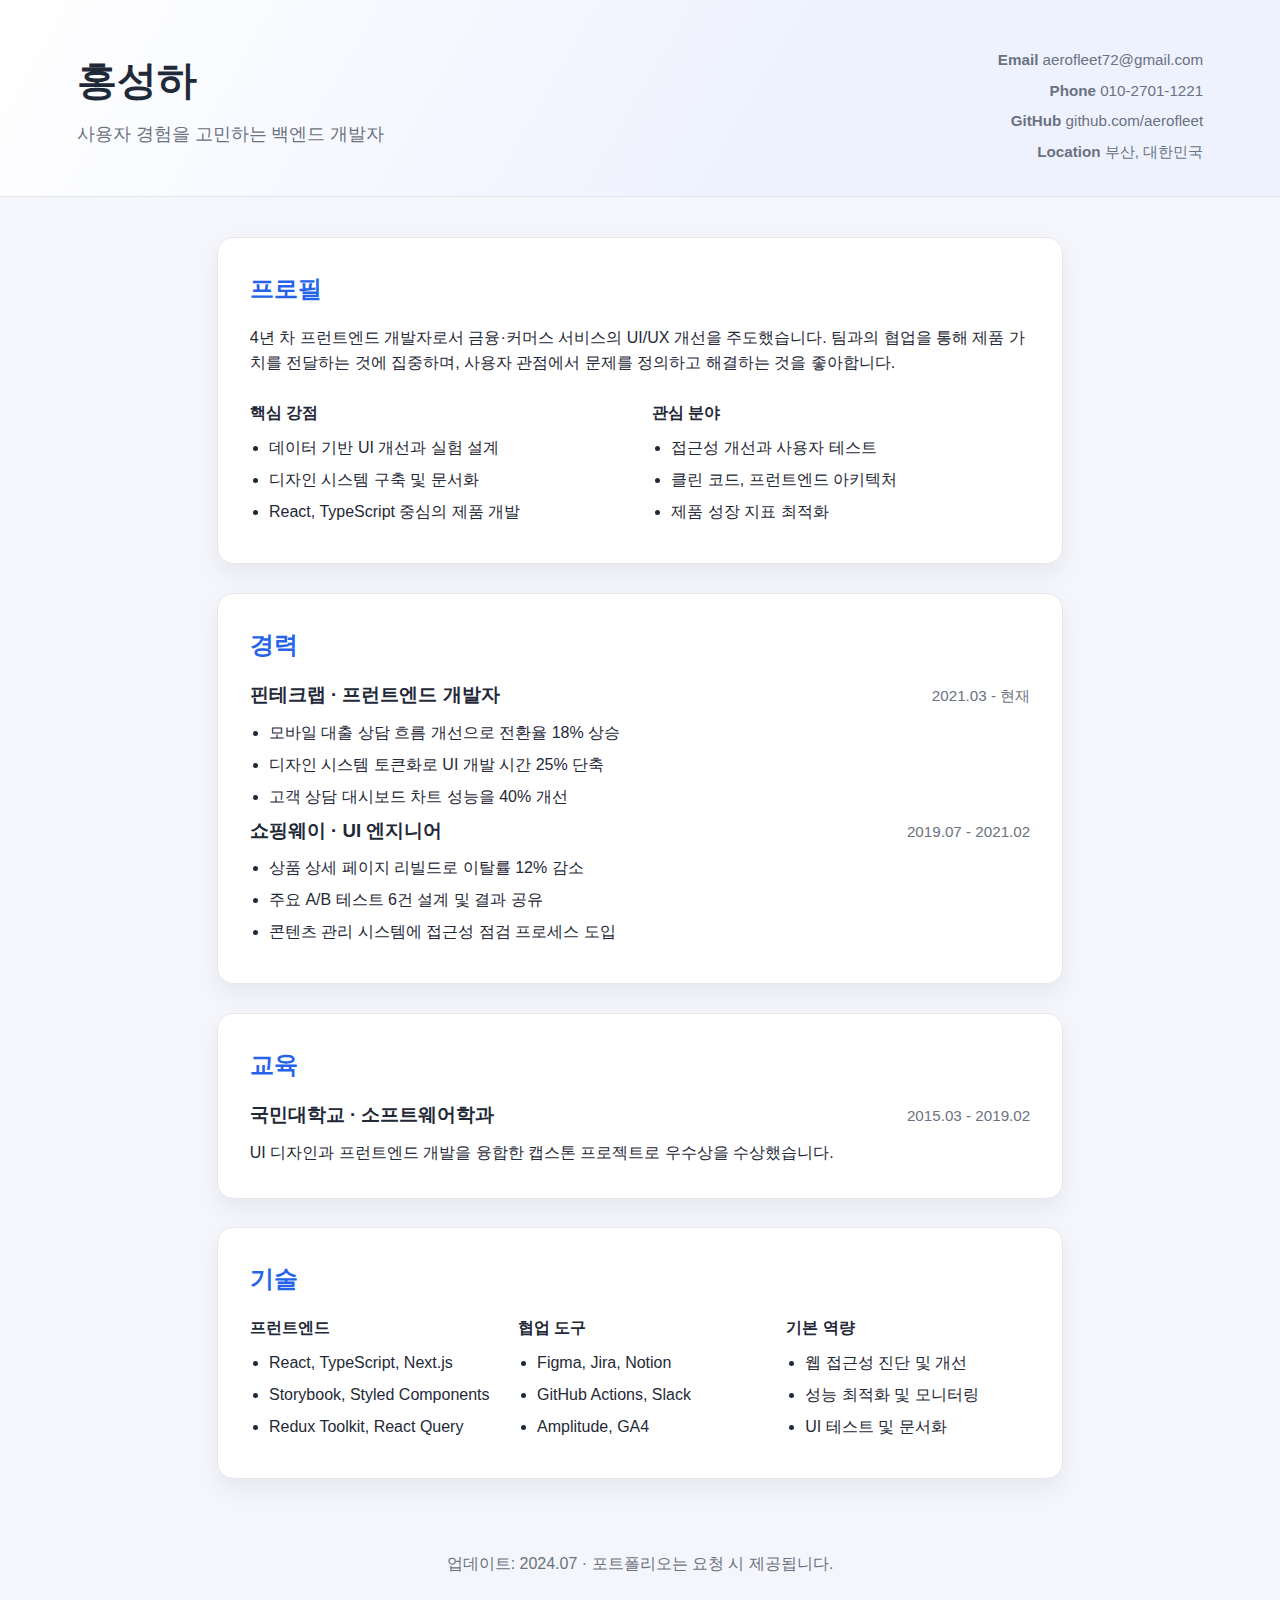
<file: index.html>
<!DOCTYPE html>
<html lang="ko">
<head>
  <meta charset="UTF-8" />
  <meta name="viewport" content="width=device-width, initial-scale=1.0" />
  <title>이력서 - 홍성하</title>
  <link rel="stylesheet" href="style.css" />
</head>
<body>
  <header class="page-header">
    <div class="header-text">
      <h1>홍성하</h1>
      <p class="subtitle">사용자 경험을 고민하는 백엔드 개발자</p>
    </div>
    <div class="contact">
      <p><strong>Email</strong> aerofleet72@gmail.com</p>
      <p><strong>Phone</strong> 010-2701-1221</p>
      <p><strong>GitHub</strong> github.com/aerofleet</p>
      <p><strong>Location</strong> 부산, 대한민국</p>
    </div>
  </header>

  <main class="content">
    <section class="card profile">
      <h2>프로필</h2>
      <p>
        4년 차 프런트엔드 개발자로서 금융·커머스 서비스의 UI/UX 개선을 주도했습니다.
        팀과의 협업을 통해 제품 가치를 전달하는 것에 집중하며, 사용자 관점에서 문제를 정의하고
        해결하는 것을 좋아합니다.
      </p>
      <div class="highlights">
        <div>
          <span class="label">핵심 강점</span>
          <ul>
            <li>데이터 기반 UI 개선과 실험 설계</li>
            <li>디자인 시스템 구축 및 문서화</li>
            <li>React, TypeScript 중심의 제품 개발</li>
          </ul>
        </div>
        <div>
          <span class="label">관심 분야</span>
          <ul>
            <li>접근성 개선과 사용자 테스트</li>
            <li>클린 코드, 프런트엔드 아키텍처</li>
            <li>제품 성장 지표 최적화</li>
          </ul>
        </div>
      </div>
    </section>

    <section class="card experience">
      <h2>경력</h2>
      <article>
        <div class="role">
          <h3>핀테크랩 · 프런트엔드 개발자</h3>
          <span>2021.03 - 현재</span>
        </div>
        <ul>
          <li>모바일 대출 상담 흐름 개선으로 전환율 18% 상승</li>
          <li>디자인 시스템 토큰화로 UI 개발 시간 25% 단축</li>
          <li>고객 상담 대시보드 차트 성능을 40% 개선</li>
        </ul>
      </article>
      <article>
        <div class="role">
          <h3>쇼핑웨이 · UI 엔지니어</h3>
          <span>2019.07 - 2021.02</span>
        </div>
        <ul>
          <li>상품 상세 페이지 리빌드로 이탈률 12% 감소</li>
          <li>주요 A/B 테스트 6건 설계 및 결과 공유</li>
          <li>콘텐츠 관리 시스템에 접근성 점검 프로세스 도입</li>
        </ul>
      </article>
    </section>

    <section class="card education">
      <h2>교육</h2>
      <div class="role">
        <h3>국민대학교 · 소프트웨어학과</h3>
        <span>2015.03 - 2019.02</span>
      </div>
      <p>UI 디자인과 프런트엔드 개발을 융합한 캡스톤 프로젝트로 우수상을 수상했습니다.</p>
    </section>

    <section class="card skills">
      <h2>기술</h2>
      <div class="skill-grid">
        <div>
          <h4>프런트엔드</h4>
          <ul>
            <li>React, TypeScript, Next.js</li>
            <li>Storybook, Styled Components</li>
            <li>Redux Toolkit, React Query</li>
          </ul>
        </div>
        <div>
          <h4>협업 도구</h4>
          <ul>
            <li>Figma, Jira, Notion</li>
            <li>GitHub Actions, Slack</li>
            <li>Amplitude, GA4</li>
          </ul>
        </div>
        <div>
          <h4>기본 역량</h4>
          <ul>
            <li>웹 접근성 진단 및 개선</li>
            <li>성능 최적화 및 모니터링</li>
            <li>UI 테스트 및 문서화</li>
          </ul>
        </div>
      </div>
    </section>
  </main>

  <footer class="page-footer">
    <p>업데이트: 2024.07 · 포트폴리오는 요청 시 제공됩니다.</p>
  </footer>
</body>
</html>
</file>
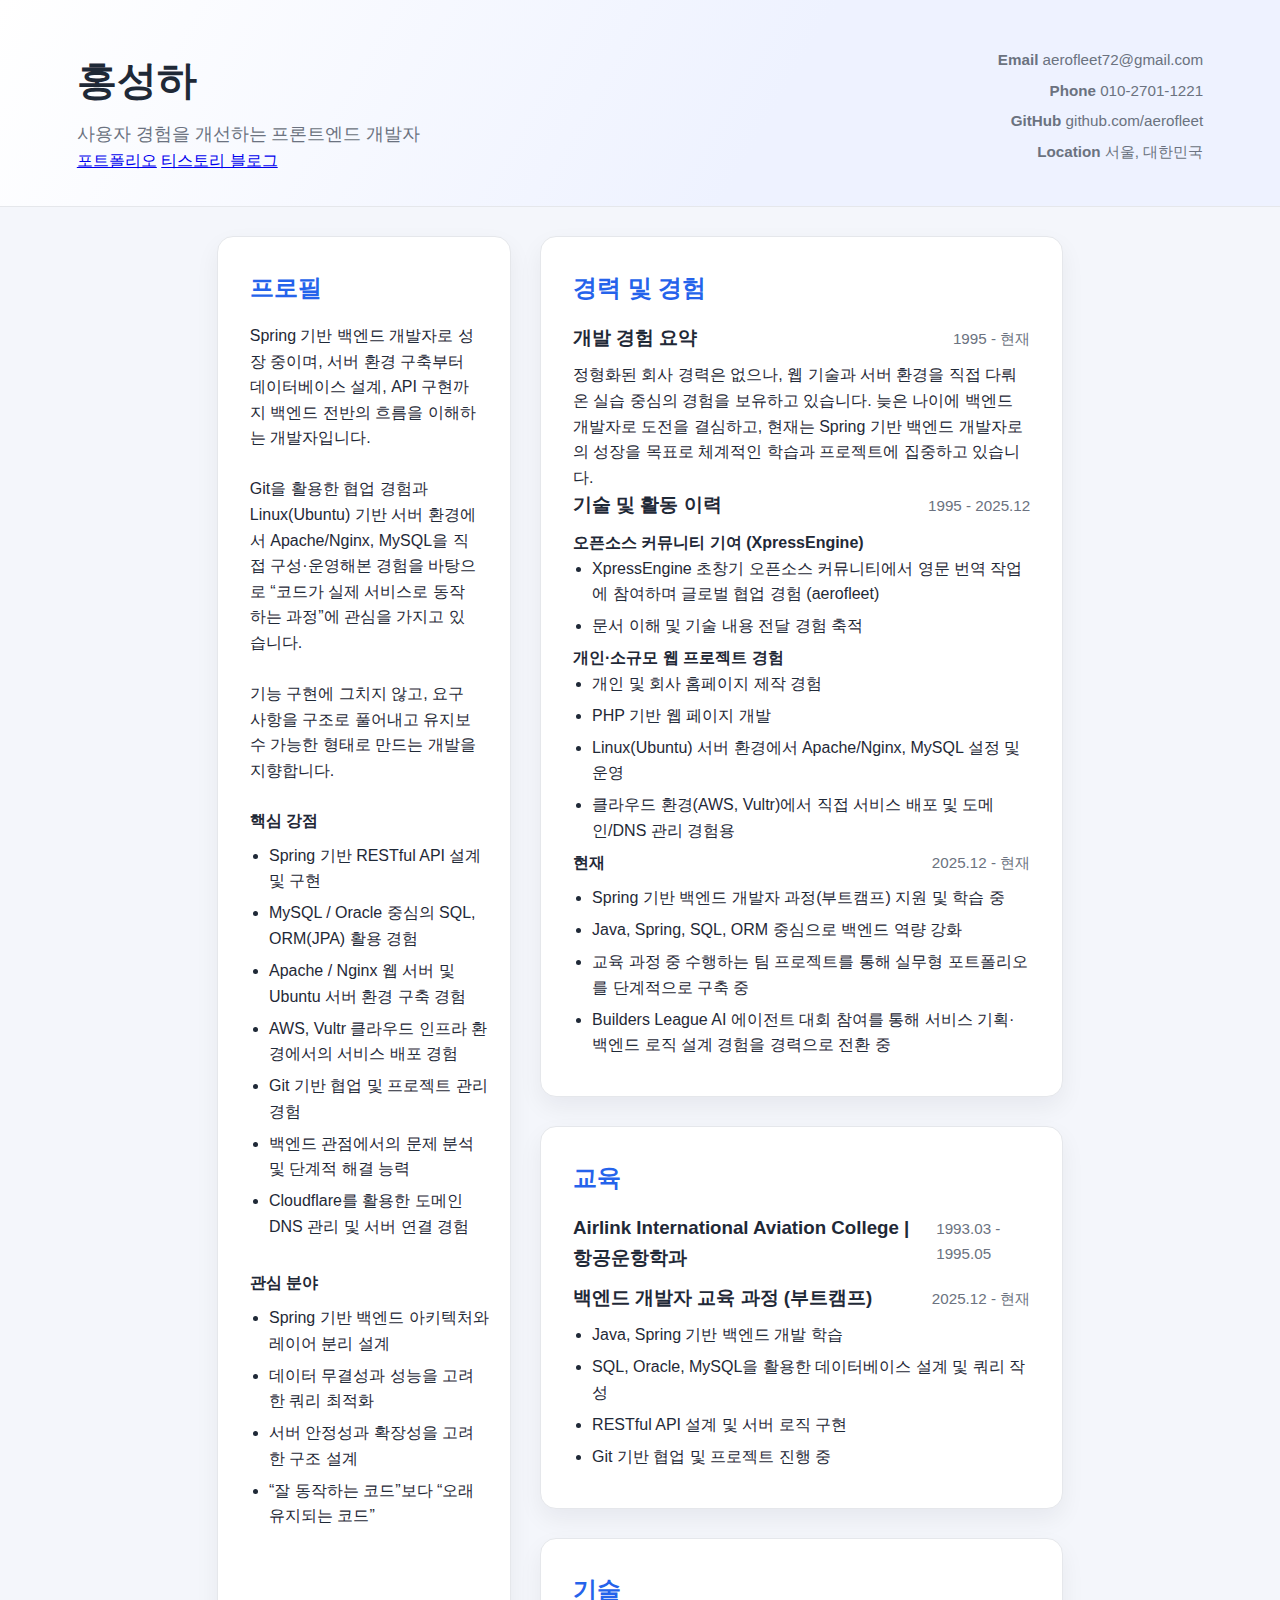
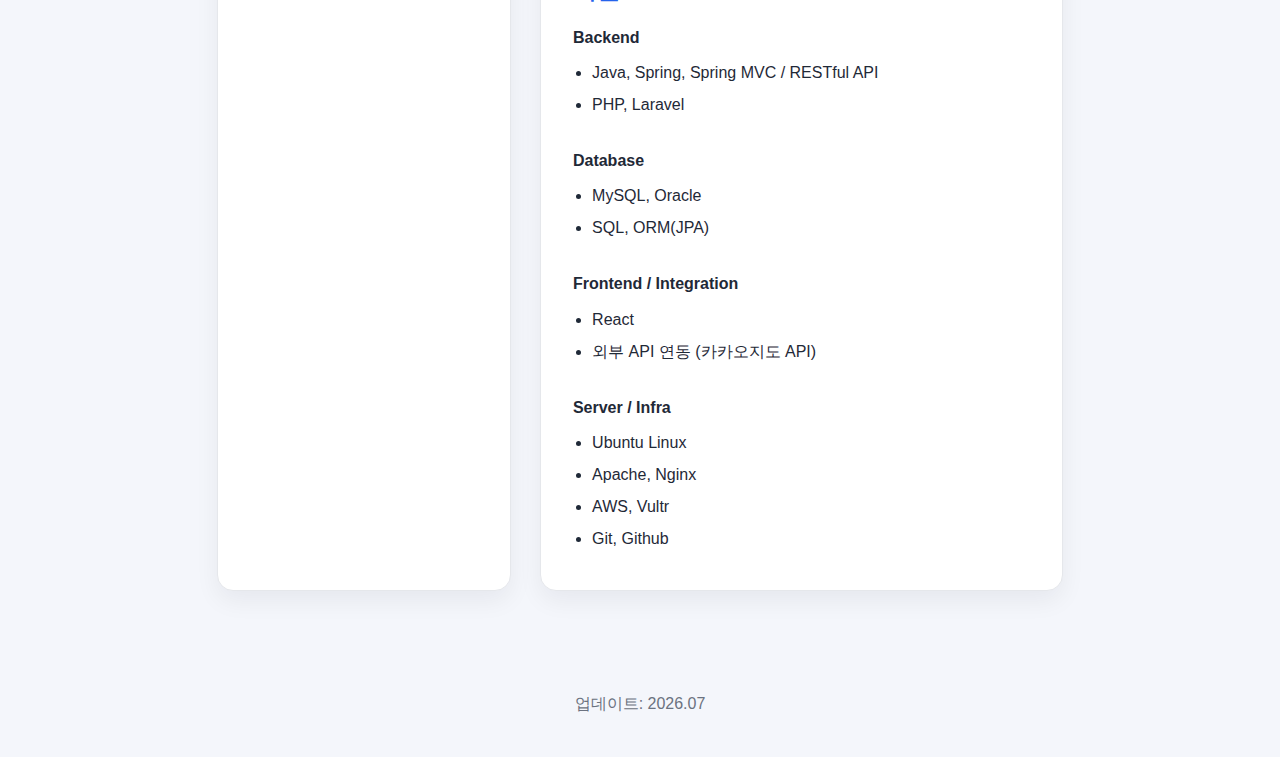
<file: css_grid/index.html>
<!DOCTYPE html>
<html lang="ko">
<head>
  <meta charset="UTF-8" />
  <meta name="viewport" content="width=device-width, initial-scale=1.0" />
  <title>홍성하 - 백엔드 포트폴리오</title>
  <link rel="stylesheet" href="style.css" />
</head>
<body>
  <header class="page-header">
    <div class="header-text">
      <h1>홍성하</h1>
      <p class="subtitle">사용자 경험을 개선하는 프론트엔드 개발자</p>
      <nav class="main-nav" aria-label="주요 링크">
        <a href="https://aerofleet.github.io" target="_blank" rel="noopener">포트폴리오</a>
        <a href="https://itsdev.tistory.com/" target="_blank" rel="noopener">티스토리 블로그</a>
      </nav>
    </div>
    <div class="contact">
      <p><strong>Email</strong> aerofleet72@gmail.com</p>
      <p><strong>Phone</strong> 010-2701-1221</p>
      <p><strong>GitHub</strong> github.com/aerofleet</p>
      <p><strong>Location</strong> 서울, 대한민국</p>
    </div>
  </header>

  <main class="content">
    <section class="card profile">
      <h2>프로필</h2>
      <p>
        Spring 기반 백엔드 개발자로 성장 중이며,
        서버 환경 구축부터 데이터베이스 설계, API 구현까지 백엔드 전반의 흐름을 이해하는 개발자입니다.
        <br /><br />
        Git을 활용한 협업 경험과 Linux(Ubuntu) 기반 서버 환경에서
        Apache/Nginx, MySQL을 직접 구성·운영해본 경험을 바탕으로
        “코드가 실제 서비스로 동작하는 과정”에 관심을 가지고 있습니다.
        <br /><br />
        기능 구현에 그치지 않고,
        요구사항을 구조로 풀어내고 유지보수 가능한 형태로 만드는 개발을 지향합니다.
      </p>
      <div class="highlights">
        <div>
          <span class="label">핵심 강점</span>
          <ul>
            <li>Spring 기반 RESTful API 설계 및 구현</li>
            <li>MySQL / Oracle 중심의 SQL, ORM(JPA) 활용 경험</li>
            <li>Apache / Nginx 웹 서버 및 Ubuntu 서버 환경 구축 경험</li>
            <li>AWS, Vultr 클라우드 인프라 환경에서의 서비스 배포 경험</li>
            <li>Git 기반 협업 및 프로젝트 관리 경험</li>
            <li>백엔드 관점에서의 문제 분석 및 단계적 해결 능력</li>
            <li>Cloudflare를 활용한 도메인 DNS 관리 및 서버 연결 경험</li>
          </ul>
        </div>
        <div>
          <span class="label">관심 분야</span>
          <ul>
            <li>Spring 기반 백엔드 아키텍처와 레이어 분리 설계</li>
            <li>데이터 무결성과 성능을 고려한 쿼리 최적화</li>
            <li>서버 안정성과 확장성을 고려한 구조 설계</li>
            <li>“잘 동작하는 코드”보다 “오래 유지되는 코드”</li>
          </ul>
        </div>
      </div>
    </section>

    <section class="card experience">
      <h2>경력 및 경험</h2>
      <article>
        <div class="role">
          <h3>개발 경험 요약</h3>
          <span>1995 - 현재</span>
        </div>
        <span class="highlighted-experience">
          정형화된 회사 경력은 없으나, 웹 기술과 서버 환경을 직접 다뤄온 실습 중심의 경험을 보유하고 있습니다.
          늦은 나이에 백엔드 개발자로 도전을 결심하고, 현재는 Spring 기반 백엔드 개발자로의 성장을 목표로 체계적인 학습과 프로젝트에 집중하고 있습니다.       
        </span>
      </article>
      <article>
        <div class="role">
          <h3>기술 및 활동 이력</h3>
          <span>1995 - 2025.12</span>
        </div>
        
        <h4>오픈소스 커뮤니티 기여 (XpressEngine)</h4>
        <ul>
          <li>XpressEngine 초창기 오픈소스 커뮤니티에서
            영문 번역 작업에 참여하며 글로벌 협업 경험 (aerofleet)</li>
          <li>문서 이해 및 기술 내용 전달 경험 축적</li>
        </ul>
        <h4>개인·소규모 웹 프로젝트 경험</h4>
        <ul>          
          <li>개인 및 회사 홈페이지 제작 경험</li>
          <li>PHP 기반 웹 페이지 개발</li>
          <li>Linux(Ubuntu) 서버 환경에서
            Apache/Nginx, MySQL 설정 및 운영</li>
          <li>클라우드 환경(AWS, Vultr)에서
            직접 서비스 배포 및 도메인/DNS 관리 경험용</li>
        </ul>
        
        <div class="role">
          <h4>현재</h4>
          <span>2025.12 - 현재</span>
        </div>        
        <ul>          
          <li>Spring 기반 백엔드 개발자 과정(부트캠프) 지원 및 학습 중</li>
          <li>Java, Spring, SQL, ORM 중심으로 백엔드 역량 강화</li>
          <li>교육 과정 중 수행하는 팀 프로젝트를 통해
            실무형 포트폴리오를 단계적으로 구축 중</li>
          <li>Builders League AI 에이전트 대회 참여를 통해
            서비스 기획·백엔드 로직 설계 경험을 경력으로 전환 중</li>
        </ul>
      </article>
    </section>

    <section class="card education">
      <h2>교육</h2>
      <div>
        <div class="role">
          <h3>Airlink International Aviation College | 항공운항학과</h3>
          <span>1993.03 - 1995.05</span>
        </div>
      </div>
      <div>
        <div class="role">
          <h3>백엔드 개발자 교육 과정 (부트캠프)</h3>
          <span>2025.12 - 현재</span>
        </div>
        <ul>          
          <li>Java, Spring 기반 백엔드 개발 학습</li>
          <li>SQL, Oracle, MySQL을 활용한 데이터베이스 설계 및 쿼리 작성</li>
          <li>RESTful API 설계 및 서버 로직 구현</li>
          <li>Git 기반 협업 및 프로젝트 진행 중</li>
        </ul>
      </div>

    </section>

    <section class="card skills">
      <h2>기술</h2>
      <div class="skill-grid">
        <div>
          <h4>Backend</h4>
          <ul>
            <li>Java, Spring, Spring MVC / RESTful API</li>
            <li>PHP, Laravel</li>
          </ul>
        </div>
        <div>
          <h4>Database</h4>
          <ul>
            <li>MySQL, Oracle</li>
            <li>SQL, ORM(JPA)</li>
          </ul>
        </div>
        <div>
          <h4>Frontend / Integration</h4>
          <ul>
            <li>React</li>
            <li>외부 API 연동 (카카오지도 API)</li>
          </ul>
        </div>
        <div>
          <h4>Server / Infra</h4>
          <ul>
            <li>Ubuntu Linux</li>
            <li>Apache, Nginx</li>
            <li>AWS, Vultr</li>
            <li>Git, Github</li>
          </ul>
        </div>
      </div>
    </section>
  </main>

  <footer class="page-footer">
    <p>업데이트: <span id="last-updated"></span></p>
  </footer>
  
  <script>
    (function () {
      const now = new Date();
      const yyyy = now.getFullYear();
      const mm = String(now.getMonth() + 1).padStart(2, "0"); // 01~12
      document.getElementById("last-updated").textContent = `${yyyy}.${mm}`;
    })();
  </script>

</body>
</html>
</file>
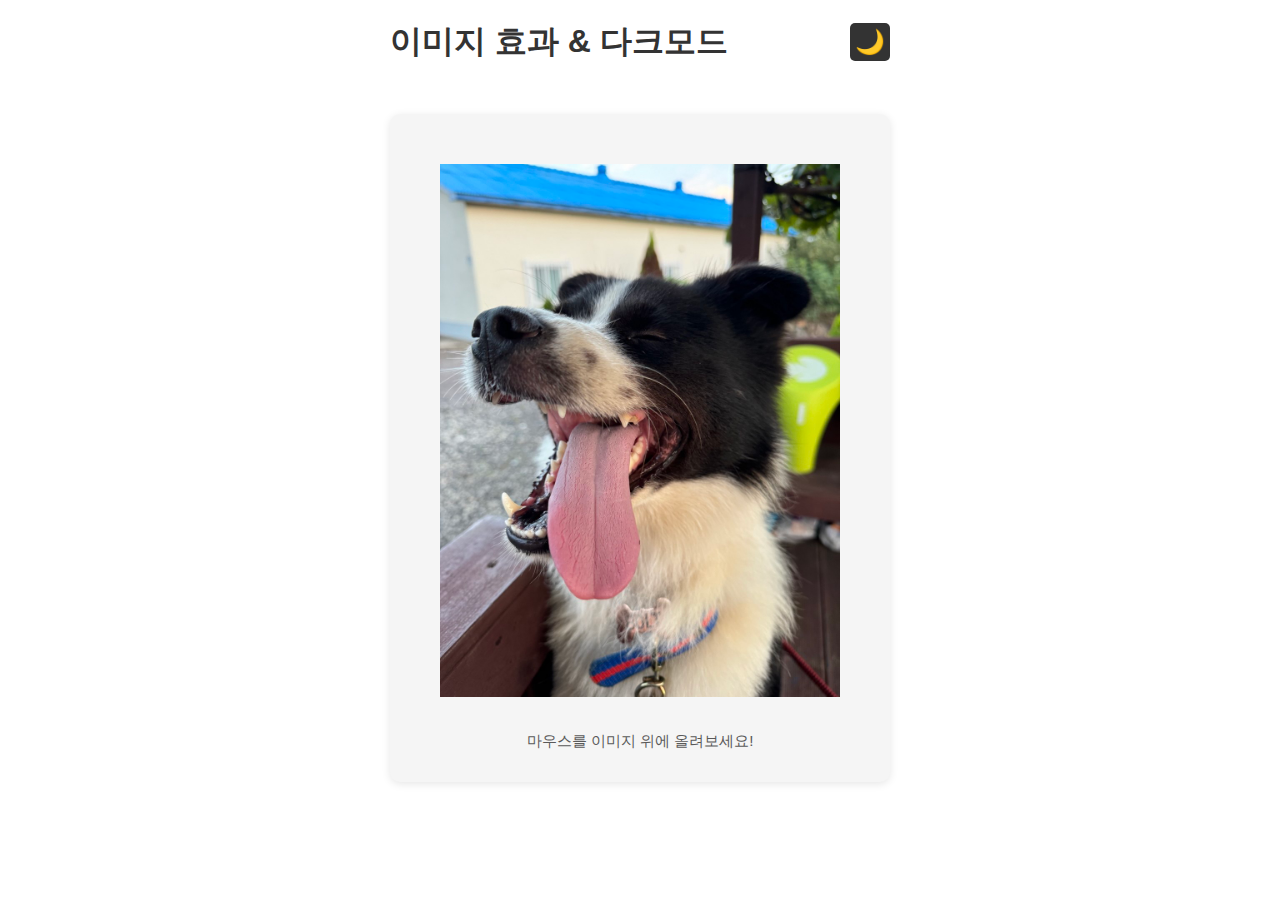
<file: javascript/darkmode/index.html>
<!DOCTYPE html>
<html lang="ko">
<head>
    <meta charset="UTF-8">
    <meta name="viewport" content="width=device-width, initial-scale=1.0">
    <title>모달</title>
    <link rel="stylesheet" href="style.css">
    <script src="script.js" defer></script>
</head>
<body>
    <div class="container">
        <div class="header">
            <h1>이미지 효과 & 다크모드</h1>
            <button class="toggle-btn" id="modeToggle">🌙</button>
        </div>

        <div class="content">
            <div class="card">
                <div class="image-container">
                    <img src="./image/bolt.jpg" 
                         alt="이미지 1" 
                         class="hover-image" 
                         data-original="./image/bolt.jpg"
                         data-hover="./image/bolt1.jpg">
                </div>
                <p>마우스를 이미지 위에 올려보세요!</p>
            </div>

        </div>
    </div>

</body>
</html>
</file>
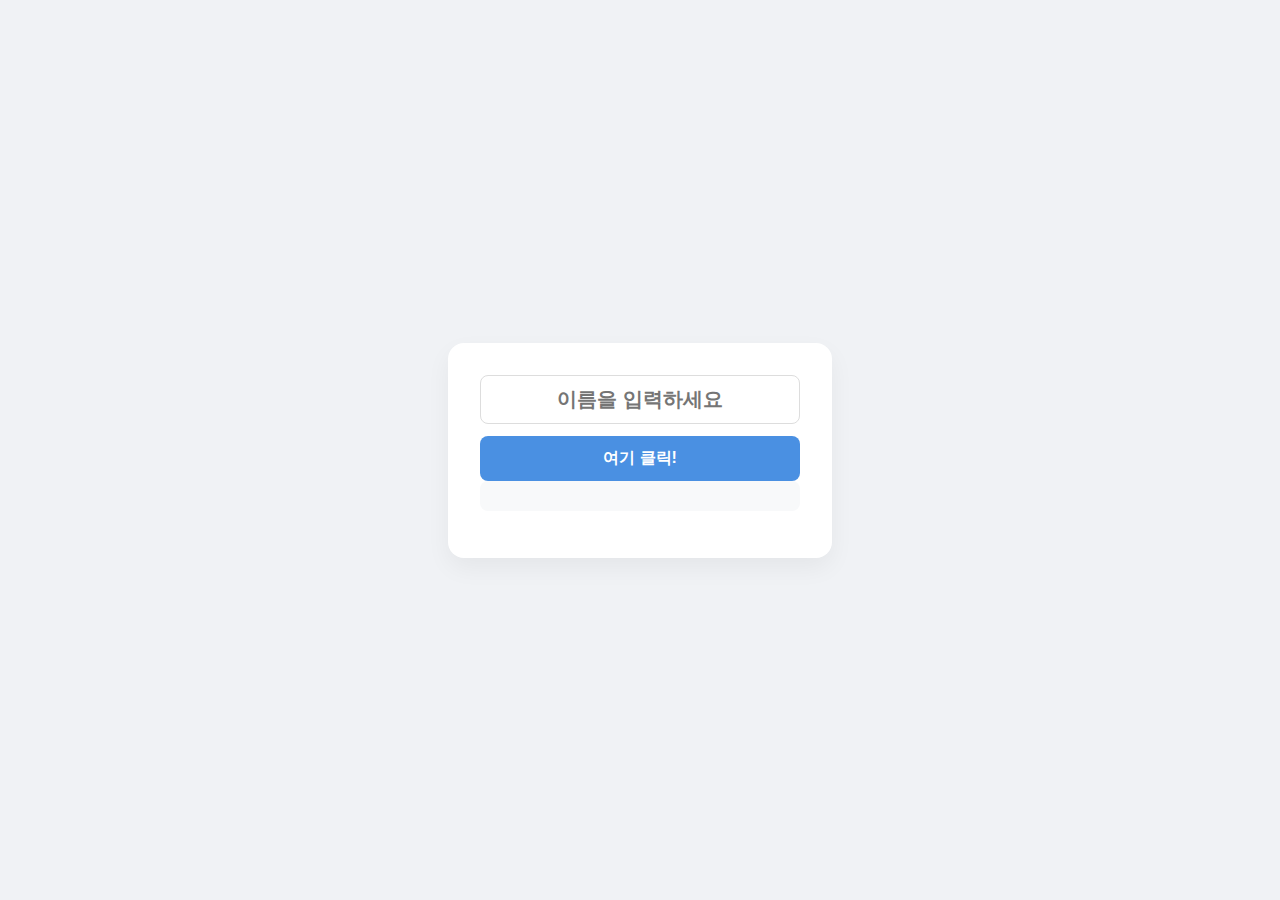
<file: javascript/greeting/index.html>
<!DOCTYPE html>
<html lang="en">
<head>
    <meta charset="UTF-8">
    <meta name="viewport" content="width=device-width, initial-scale=1.0">
    <title>Document</title>
    <link rel="stylesheet" href="style.css">
    <script src="script.js"></script>
</head>
<body>
    <div class="container">
        <input type="text" id="inputField" placeholder="이름을 입력하세요">
        <button id="generate">여기 클릭!</button>    
        <pre id="output"></pre>
    </div>
</body>
</html>
</file>
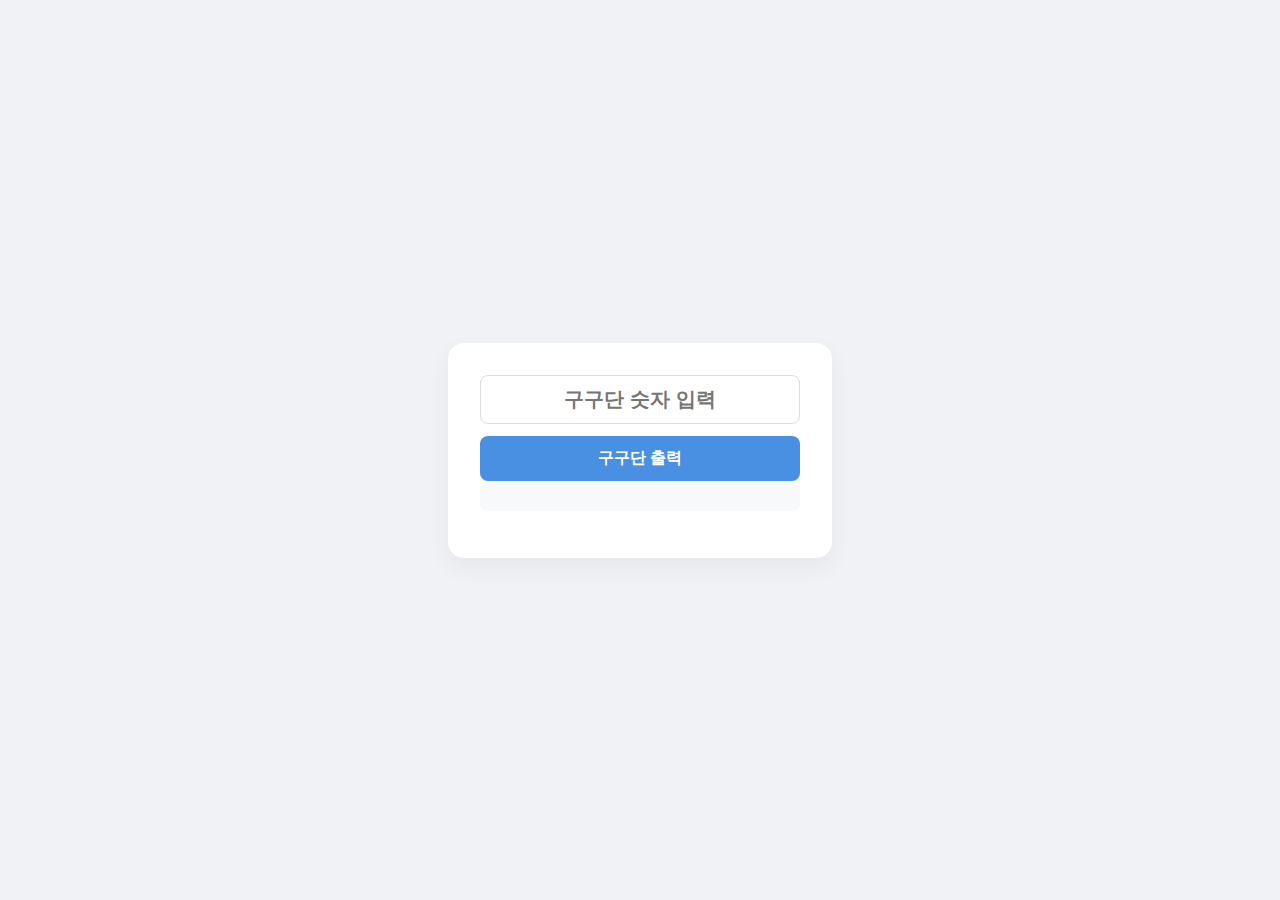
<file: javascript/gugudan/index.html>
<!DOCTYPE html>
<html lang="en">
<head>
    <meta charset="UTF-8">
    <meta name="viewport" content="width=device-width, initial-scale=1.0">
    <title>Document</title>
    <link rel="stylesheet" href="style.css">
    <script src="script.js"></script>
</head>
<body>
    <div class="container">
        <input type="text" id="inputField" placeholder="구구단 숫자 입력">
        <button id="generate">구구단 출력</button>    
        <pre id="output"></pre>
    </div>
</body>
</html>
</file>
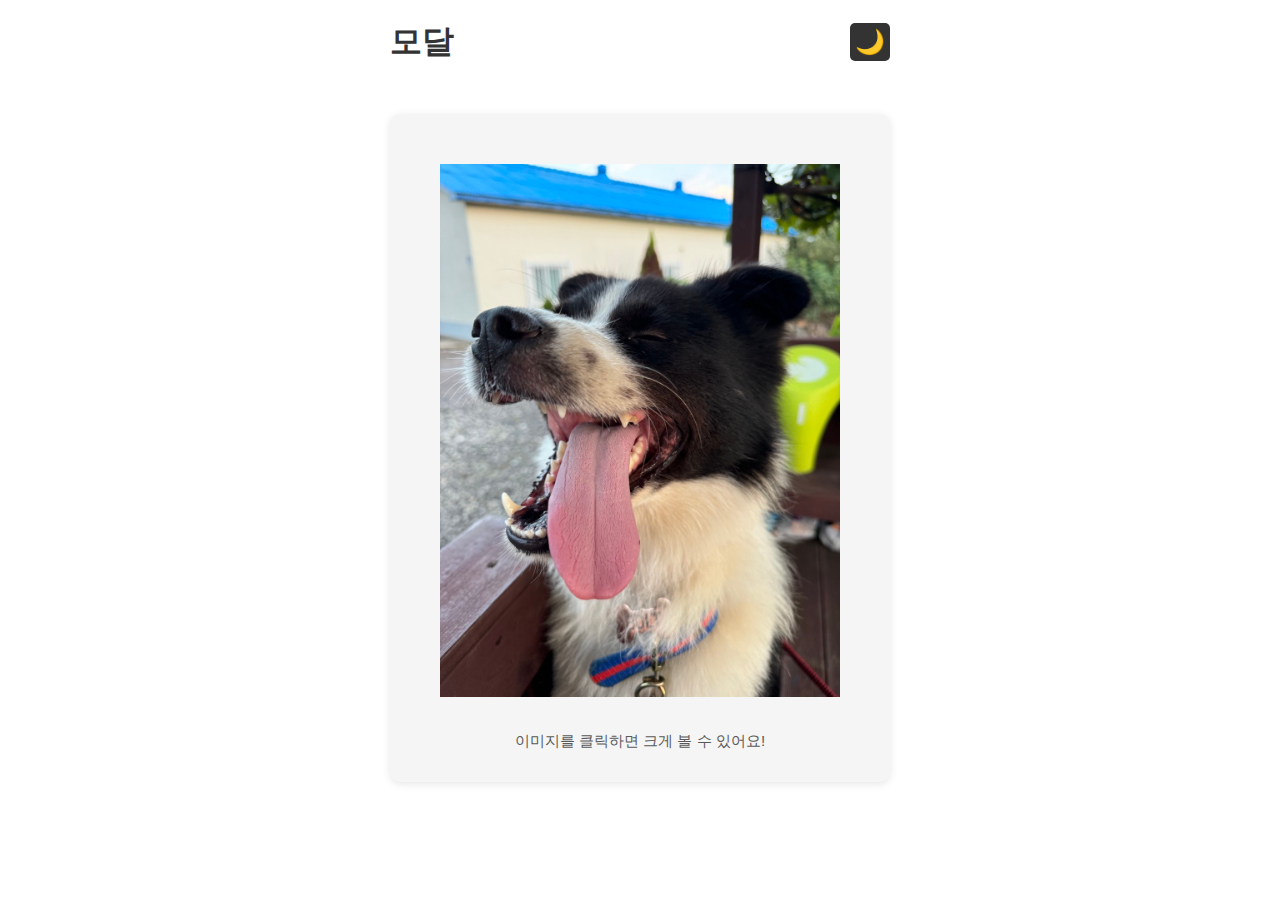
<file: javascript/modal/index.html>
<!DOCTYPE html>
<html lang="ko">
<head>
    <meta charset="UTF-8">
    <meta name="viewport" content="width=device-width, initial-scale=1.0">
    <title>모달</title>
    <link rel="stylesheet" href="style.css">
    <script src="script.js" defer></script>
</head>
<body>
    <div class="container">
        <div class="header">
            <h1>모달</h1>
            <button class="toggle-btn" id="modeToggle">🌙</button>
        </div>

        <div class="content">
            <div class="card">
                <div class="image-container">
                    <img src="./image/bolt.jpg" 
                         alt="이미지 1" 
                         class="hover-image" 
                         data-original="./image/bolt.jpg"
                         data-hover="./image/bolt1.jpg">
                </div>
                <p>이미지를 클릭하면 크게 볼 수 있어요!</p>
            </div>
        </div>
    </div>
    <div id="imageModal" class="modal hidden">
        <span class="close-btn">&times;</span>
        <img class="modal-content" id="modalImage">
    </div>

</body>
</html>
</file>
<file: style.css>
:root {
  --bg: #f4f6fb;
  --card: #ffffff;
  --text: #1f2937;
  --muted: #6b7280;
  --accent: #2563eb;
  --border: #e5e7eb;
}

* {
  box-sizing: border-box;
  margin: 0;
  padding: 0;
}

body {
  font-family: "Pretendard", "Noto Sans KR", "Apple SD Gothic Neo", sans-serif;
  background: var(--bg);
  color: var(--text);
  line-height: 1.6;
}

.page-header {
  display: flex;
  justify-content: space-between;
  gap: 2rem;
  padding: 3rem 6vw 2rem;
  background: linear-gradient(120deg, #ffffff 0%, #eef2ff 60%);
  border-bottom: 1px solid var(--border);
}

.page-header h1 {
  font-size: 2.5rem;
  margin-bottom: 0.5rem;
}

.subtitle {
  color: var(--muted);
  font-size: 1.1rem;
}

.contact {
  text-align: right;
  font-size: 0.95rem;
  color: var(--muted);
}

.contact p + p {
  margin-top: 0.4rem;
}

.content {
  max-width: 1000px;
  margin: 0 auto;
  padding: 2.5rem 6vw 3rem;
  display: grid;
  gap: 1.8rem;
}

.card {
  background: var(--card);
  padding: 2rem;
  border-radius: 16px;
  box-shadow: 0 10px 25px rgba(15, 23, 42, 0.06);
  border: 1px solid var(--border);
}

.card h2 {
  font-size: 1.5rem;
  margin-bottom: 1rem;
  color: var(--accent);
}

.highlights {
  display: grid;
  grid-template-columns: repeat(auto-fit, minmax(240px, 1fr));
  gap: 1.5rem;
  margin-top: 1.5rem;
}

.label {
  display: inline-block;
  font-weight: 600;
  margin-bottom: 0.6rem;
}

.role {
  display: flex;
  justify-content: space-between;
  align-items: baseline;
  gap: 1rem;
  margin-bottom: 0.6rem;
}

.role span {
  color: var(--muted);
  font-size: 0.95rem;
}

.card ul {
  padding-left: 1.2rem;
}

.card li {
  margin-bottom: 0.4rem;
}

.skill-grid {
  display: grid;
  grid-template-columns: repeat(auto-fit, minmax(220px, 1fr));
  gap: 1.5rem;
}

.skill-grid h4 {
  margin-bottom: 0.6rem;
}

.page-footer {
  text-align: center;
  padding: 1.5rem 0 2.5rem;
  color: var(--muted);
}

@media (max-width: 768px) {
  .page-header {
    flex-direction: column;
    text-align: left;
  }

  .contact {
    text-align: left;
  }

  .role {
    flex-direction: column;
    align-items: flex-start;
  }
}
</file>
<file: css_grid/style.css>
:root {
  --bg: #f4f6fb;
  --card: #ffffff;
  --text: #1f2937;
  --muted: #6b7280;
  --accent: #2563eb;
  --border: #e5e7eb;
  --gap: 1.8rem;
}

* {
  box-sizing: border-box;
  margin: 0;
  padding: 0;
}

body {
  font-family: "Pretendard", "Noto Sans KR", "Apple SD Gothic Neo", sans-serif;
  background: var(--bg);
  color: var(--text);
  line-height: 1.6;
  display: grid;
  grid-template-rows: auto 1fr auto;
  min-height: 100vh;
  gap: var(--gap);
}

.page-header {
  display: flex;
  justify-content: space-between;
  gap: 2rem;
  padding: 3rem 6vw 2rem;
  background: linear-gradient(120deg, #ffffff 0%, #eef2ff 60%);
  border-bottom: 1px solid var(--border);
}

.page-header h1 {
  font-size: 2.5rem;
  margin-bottom: 0.5rem;
}

.subtitle {
  color: var(--muted);
  font-size: 1.1rem;
}

.contact {
  text-align: right;
  font-size: 0.95rem;
  color: var(--muted);
}

.contact p + p {
  margin-top: 0.4rem;
}

.content {
  max-width: 1000px;
  margin: 0 auto;
  padding: 0 6vw 3rem;
  display: grid;
  gap: var(--gap);
  grid-template-columns: 1fr;
  grid-template-areas:
    "profile"
    "experience"
    "education"
    "skills";
}

.card {
  background: var(--card);
  padding: 2rem;
  border-radius: 16px;
  box-shadow: 0 10px 25px rgba(15, 23, 42, 0.06);
  border: 1px solid var(--border);
}

.card h2 {
  font-size: 1.5rem;
  margin-bottom: 1rem;
  color: var(--accent);
}

.profile {
  grid-area: profile;
}

.experience {
  grid-area: experience;
}

.education {
  grid-area: education;
}

.skills {
  grid-area: skills;
}

.highlights {
  display: grid;
  grid-template-columns: repeat(auto-fit, minmax(240px, 1fr));
  gap: 1.5rem;
  margin-top: 1.5rem;
}

.label {
  display: inline-block;
  font-weight: 600;
  margin-bottom: 0.6rem;
}

.role {
  display: flex;
  justify-content: space-between;
  align-items: baseline;
  gap: 1rem;
  margin-bottom: 0.6rem;
}

.role span {
  color: var(--muted);
  font-size: 0.95rem;
}

.card ul {
  padding-left: 1.2rem;
}

.card li {
  margin-bottom: 0.4rem;
}

.skill-grid {
  display: grid;
  grid-template-columns: repeat(auto-fit, minmax(220px, 1fr));
  gap: 1.5rem;
}

.skill-grid h4 {
  margin-bottom: 0.6rem;
}

.page-footer {
  text-align: center;
  padding: 1.5rem 0 2.5rem;
  color: var(--muted);
}

@media (min-width: 1024px) {
  .content {
    grid-template-columns: minmax(260px, 0.9fr) 1.6fr;
    grid-template-areas:
      "profile experience"
      "profile education"
      "profile skills";
  }
}

@media (max-width: 768px) {
  .page-header {
    flex-direction: column;
    text-align: left;
  }

  .contact {
    text-align: left;
  }

  .role {
    flex-direction: column;
    align-items: flex-start;
  }
}
</file>
<file: javascript/darkmode/style.css>
* {
            margin: 0;
            padding: 0;
            box-sizing: border-box;
        }

        body {
            font-family: 'Arial', sans-serif;
            padding: 20px;
            background-color: #ffffff;
            color: #333333;
            transition: background-color 0.3s ease, color 0.3s ease;
        }

        body.dark-mode {
            background-color: #1a1a1a;
            color: #ffffff;
        }

        .container {
            max-width: 500px;
            margin: 0 auto;
        }

        .header {
            display: flex;
            justify-content: space-between;
            align-items: center;
            margin-bottom: 50px;
        }

        h1 {
            font-size: 2em;
        }

        .toggle-btn {
            padding: 5px 5px;
            background-color: #333333;
            color: #ffffff;
            border: none;
            border-radius: 5px;
            cursor: pointer;
            font-size: 1.5em;
            transition: background-color 0.3s ease;
        }

        body.dark-mode .toggle-btn {
            background-color: #ffffff;
            color: #1a1a1a;
        }

        .toggle-btn:hover {
            opacity: 0.8;
        }

        .content {
            display: grid;
            grid-template-columns: repeat(auto-fit, minmax(250px, 1fr));
            gap: 20px;
            margin-top: 20px;
        }

        .card {
            background-color: #f5f5f5;
            border-radius: 10px;
            padding: 20px;
            text-align: center;
            box-shadow: 0 2px 8px rgba(0, 0, 0, 0.1);
            transition: box-shadow 0.3s ease;
        }

        body.dark-mode .card {
            background-color: #2a2a2a;
            box-shadow: 0 2px 8px rgba(0, 0, 0, 0.5);
        }

        .card:hover {
            box-shadow: 0 4px 16px rgba(0, 0, 0, 0.2);
        }

        .image-container {
            width: 400px;
            height: auto;
            display: inline;
            align-items: center;
            justify-content: center;
            margin-bottom: 15px;
            border-radius: 8px;
            overflow: hidden;
        }

        .image-container img {
            width: 400px;
            height: auto;
            margin-top: 30px;
            object-fit: cover;
            cursor: pointer;
            transition: transform 0.3s ease;
        }

        .image-container img:hover {
            transform: scale(1.05);
        }

        .card p {
            font-size: 0.95em;
            opacity: 0.8;
            margin-top: 30px;
            margin-bottom: 10px;
        }
</file>
<file: javascript/greeting/style.css>
body {
            font-family: 'Pretendard', -apple-system, BlinkMacSystemFont, system-ui, Roboto, sans-serif;
            background-color: #f0f2f5;
            display: flex;            
            justify-content: center;
            align-items: center;
            height: 100vh;           
            margin: 0;
        }
        
        .container {
            background-color: #ffffff;
            width: 320px;           
            padding: 2rem;
            border-radius: 16px;    
            box-shadow: 0 10px 25px rgba(0, 0, 0, 0.05); 
            text-align: center; 
        }  
        
        input[type="text"] {
            width: 100%;
            padding: 12px;
            margin-bottom: 12px;
            border: 1px solid #ddd;
            border-radius: 8px;
            box-sizing: border-box; 
            font-size: 20px;
            font-weight: 900;
            transition: border-color 0.3s;
            text-align: center;
        }

        button {
            width: 100%;
            padding: 12px;
            background-color: #4a90e2;
            color: white;
            border: none;
            border-radius: 8px;
            font-size: 16px;
            font-weight: 600;
            cursor: pointer;
            transition: background-color 0.3s;
        }

        button:hover {
            background-color: #357abd;
        }

         pre {
            margin-top: 0px;
            background-color: #f8f9fa;
            padding: 15px;
            border-radius: 8px;
            color: #555;
            font-family: 'Courier New', monospace;
            font-size: 15px;
            line-height: 1.6;
            text-align: center;       
        }
</file>
<file: javascript/gugudan/style.css>
body {
            font-family: 'Pretendard', -apple-system, BlinkMacSystemFont, system-ui, Roboto, sans-serif;
            background-color: #f0f2f5;
            display: flex;            
            justify-content: center;
            align-items: center;
            height: 100vh;           
            margin: 0;
        }
        
        .container {
            background-color: #ffffff;
            width: 320px;           
            padding: 2rem;
            border-radius: 16px;    
            box-shadow: 0 10px 25px rgba(0, 0, 0, 0.05); 
            text-align: center; 
        }  
        
        input[type="text"] {
            width: 100%;
            padding: 12px;
            margin-bottom: 12px;
            border: 1px solid #ddd;
            border-radius: 8px;
            box-sizing: border-box; 
            font-size: 20px;
            font-weight: 900;
            transition: border-color 0.3s;
            text-align: center;
        }

        button {
            width: 100%;
            padding: 12px;
            background-color: #4a90e2;
            color: white;
            border: none;
            border-radius: 8px;
            font-size: 16px;
            font-weight: 600;
            cursor: pointer;
            transition: background-color 0.3s;
        }

        button:hover {
            background-color: #357abd;
        }

         pre {
            margin-top: 0px;
            background-color: #f8f9fa;
            padding: 15px;
            border-radius: 8px;
            color: #555;
            font-family: 'Courier New', monospace;
            font-size: 15px;
            line-height: 1.6;
            text-align: center;       
        }
</file>
<file: javascript/modal/style.css>
* {
            margin: 0;
            padding: 0;
            box-sizing: border-box;
        }

        body {
            font-family: 'Arial', sans-serif;
            padding: 20px;
            background-color: #ffffff;
            color: #333333;
            transition: background-color 0.3s ease, color 0.3s ease;
        }

        body.dark-mode {
            background-color: #1a1a1a;
            color: #ffffff;
        }

        .container {
            max-width: 500px;
            margin: 0 auto;
        }

        .header {
            display: flex;
            justify-content: space-between;
            align-items: center;
            margin-bottom: 50px;
        }

        h1 {
            font-size: 2em;
        }

        .toggle-btn {
            padding: 5px 5px;
            background-color: #333333;
            color: #ffffff;
            border: none;
            border-radius: 5px;
            cursor: pointer;
            font-size: 1.5em;
            transition: background-color 0.3s ease;
        }

        body.dark-mode .toggle-btn {
            background-color: #ffffff;
            color: #1a1a1a;
        }

        .toggle-btn:hover {
            opacity: 0.8;
        }

        .content {
            display: grid;
            grid-template-columns: repeat(auto-fit, minmax(250px, 1fr));
            gap: 20px;
            margin-top: 20px;
        }

        .card {
            background-color: #f5f5f5;
            border-radius: 10px;
            padding: 20px;
            text-align: center;
            box-shadow: 0 2px 8px rgba(0, 0, 0, 0.1);
            transition: box-shadow 0.3s ease;
        }

        body.dark-mode .card {
            background-color: #2a2a2a;
            box-shadow: 0 2px 8px rgba(0, 0, 0, 0.5);
        }

        .card:hover {
            box-shadow: 0 4px 16px rgba(0, 0, 0, 0.2);
        }

        .image-container {
            width: 400px;
            height: auto;
            display: inline;
            align-items: center;
            justify-content: center;
            margin-bottom: 15px;
            border-radius: 8px;
            overflow: hidden;
        }

        .image-container img {
            width: 400px;
            height: auto;
            margin-top: 30px;
            object-fit: cover;
            cursor: pointer;
            transition: transform 0.3s ease;
        }

        .image-container img:hover {
            transform: scale(1.05);
        }

        .card p {
            font-size: 0.95em;
            opacity: 0.8;
            margin-top: 30px;
            margin-bottom: 10px;
        }

        .modal {
            position: fixed;
            z-index: 1000;
            left: 0;
            top: 0;
            width: 100%;
            height: 100%;
            background-color: rgba(0, 0, 0, 0.8);
            display: flex;
            justify-content: center;
            align-items: center;
        }
       
        .hidden {
            display: none !important;
        }

        .modal-content {
            max-width: 80%;
            max-height: 80%;
            border-radius: 10px;
            box-shadow: 0 0 20px rgba(255, 255, 255, 0.2);
        }

        .close-btn {
            position: absolute;
            top: 20px;
            right: 35px;
            color: #f1f1f1;
            font-size: 40px;
            font-weight: bold;
            cursor: pointer;
            transition: 0.3s;
        }

        .close-btn:hover {
            color: #bbb;
        }
</file>
